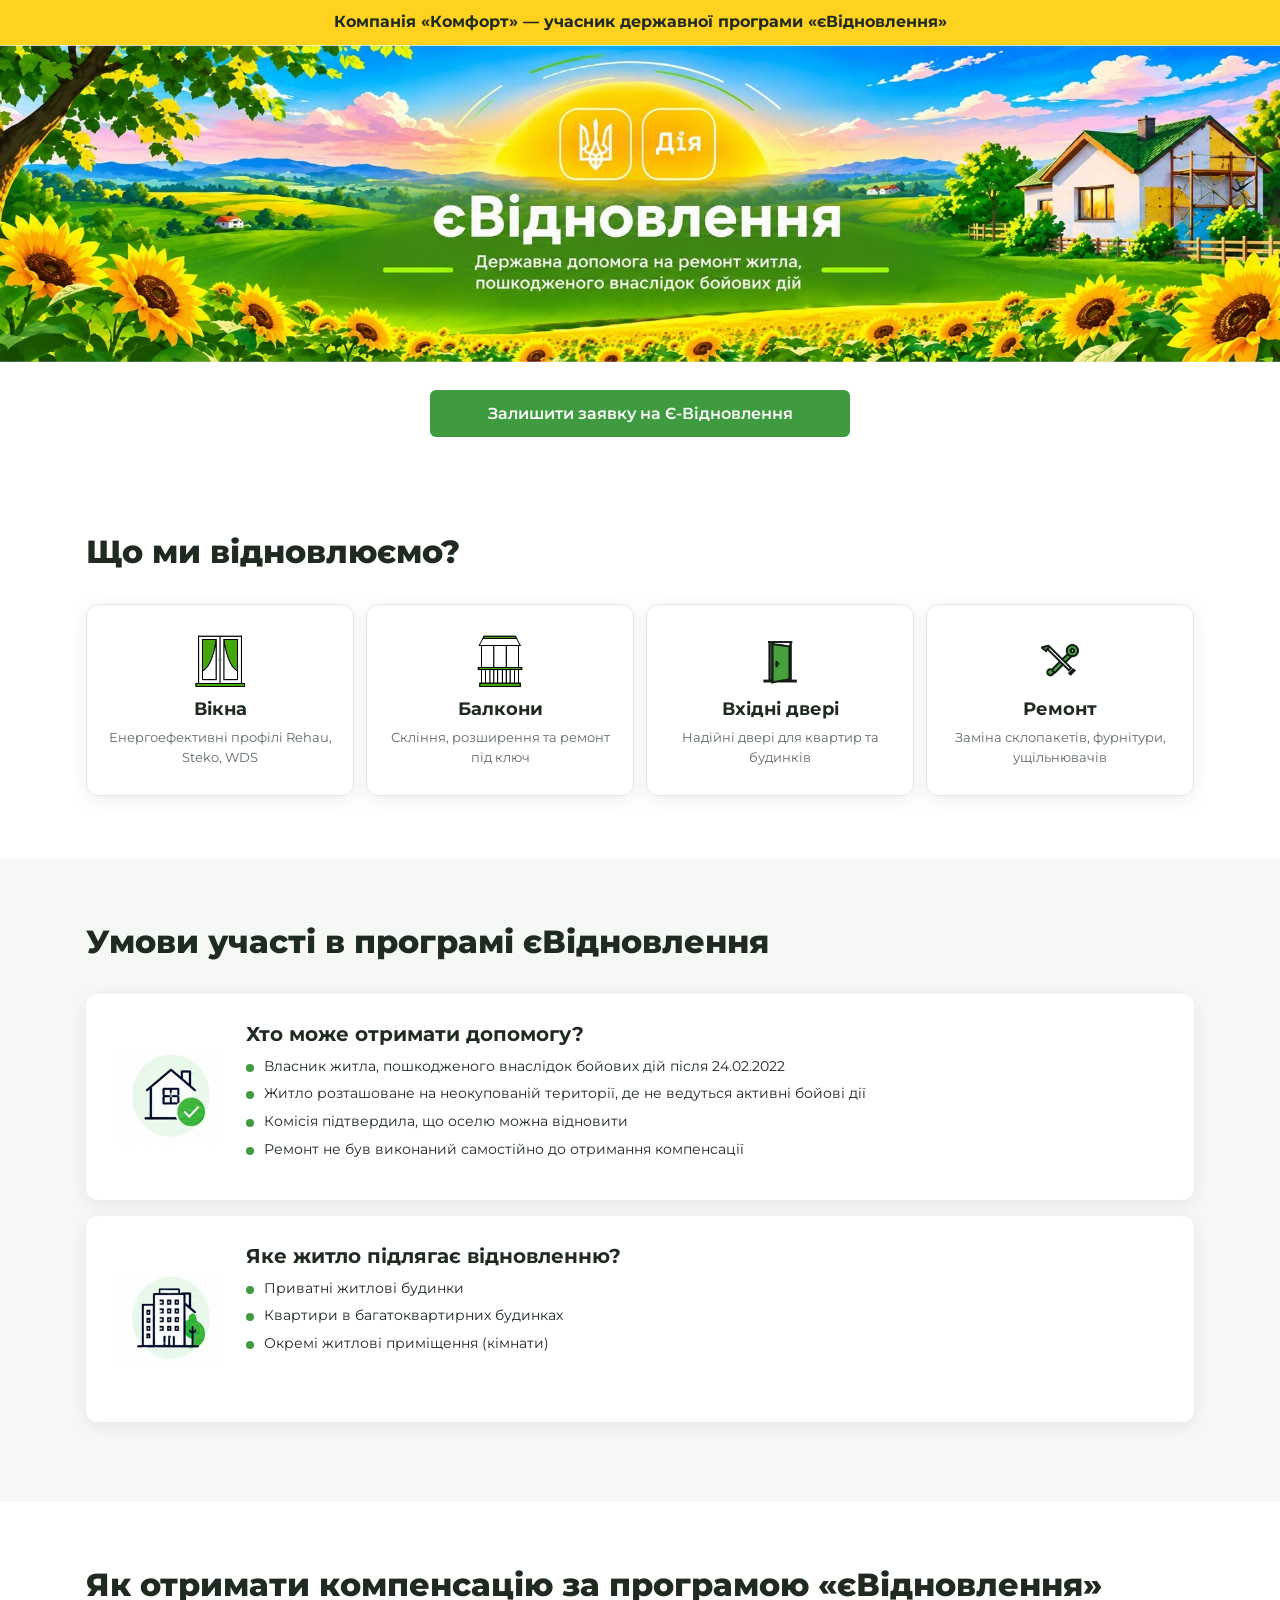
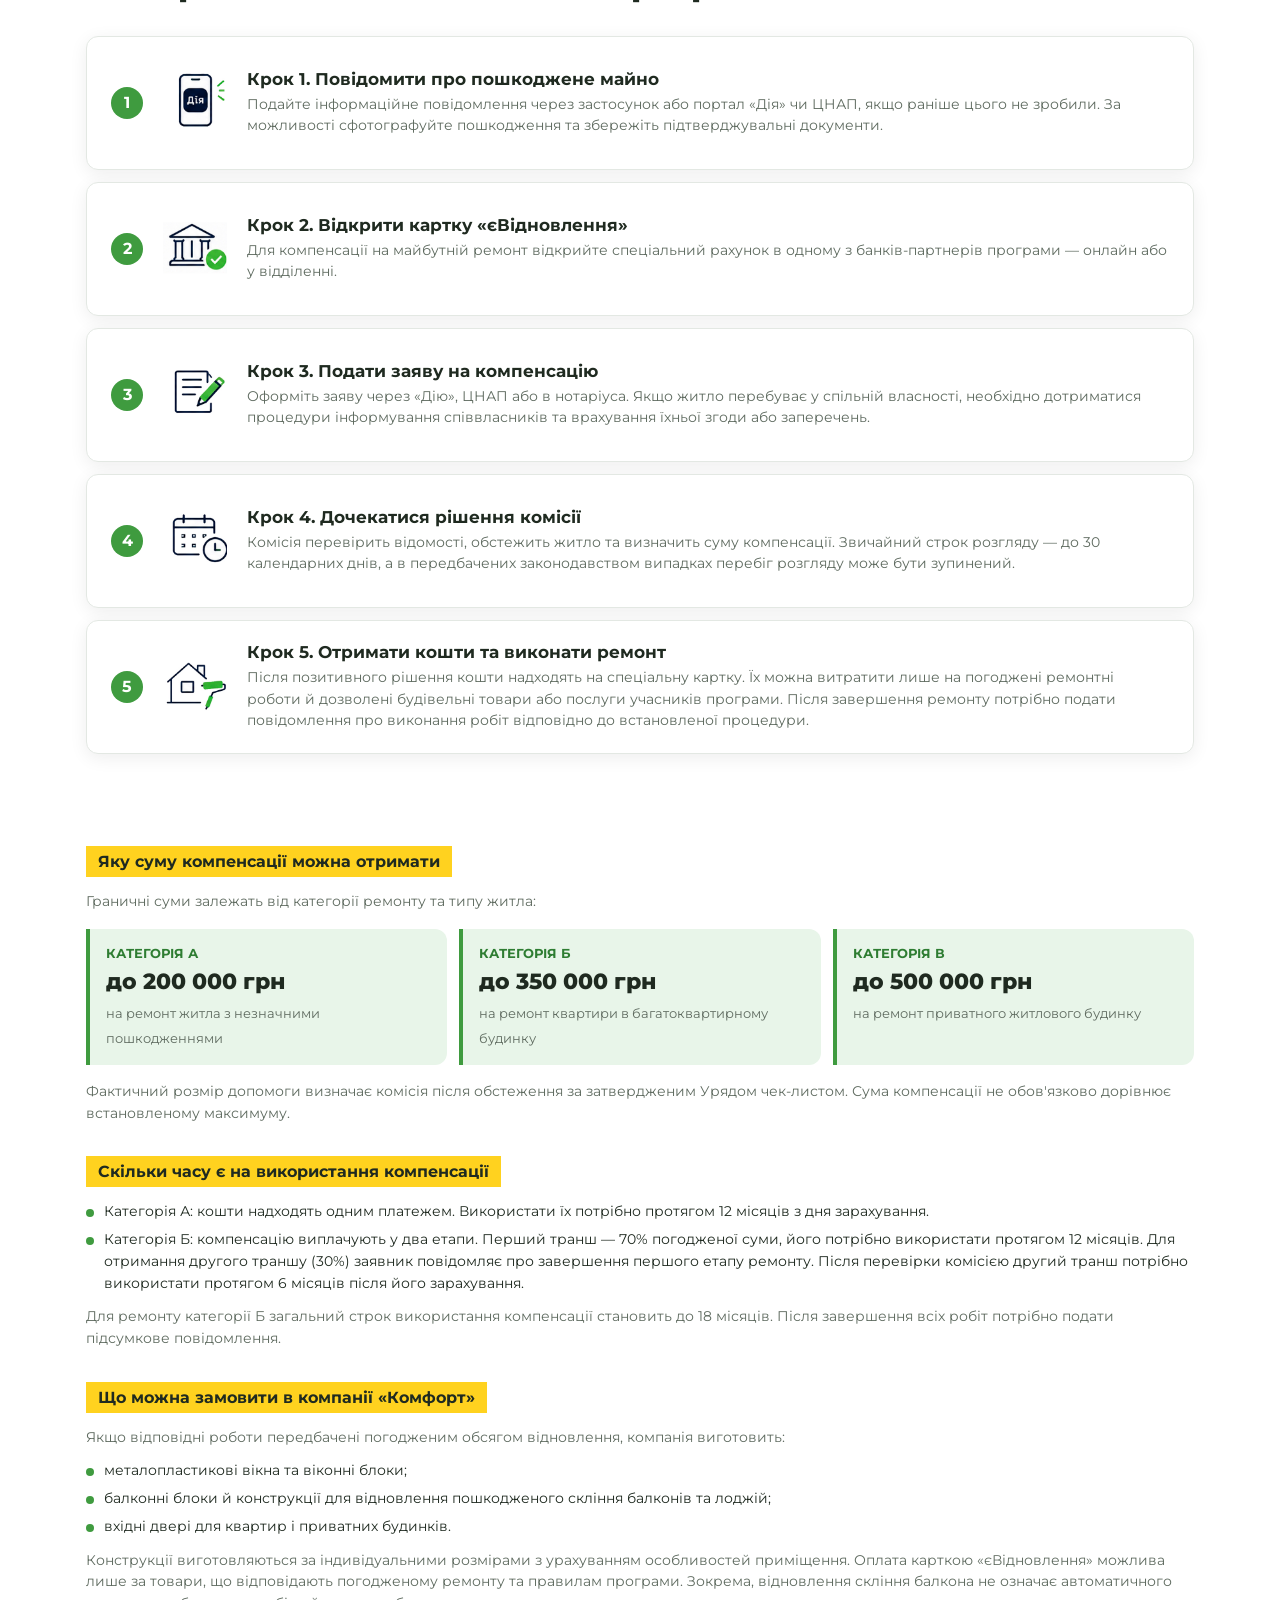
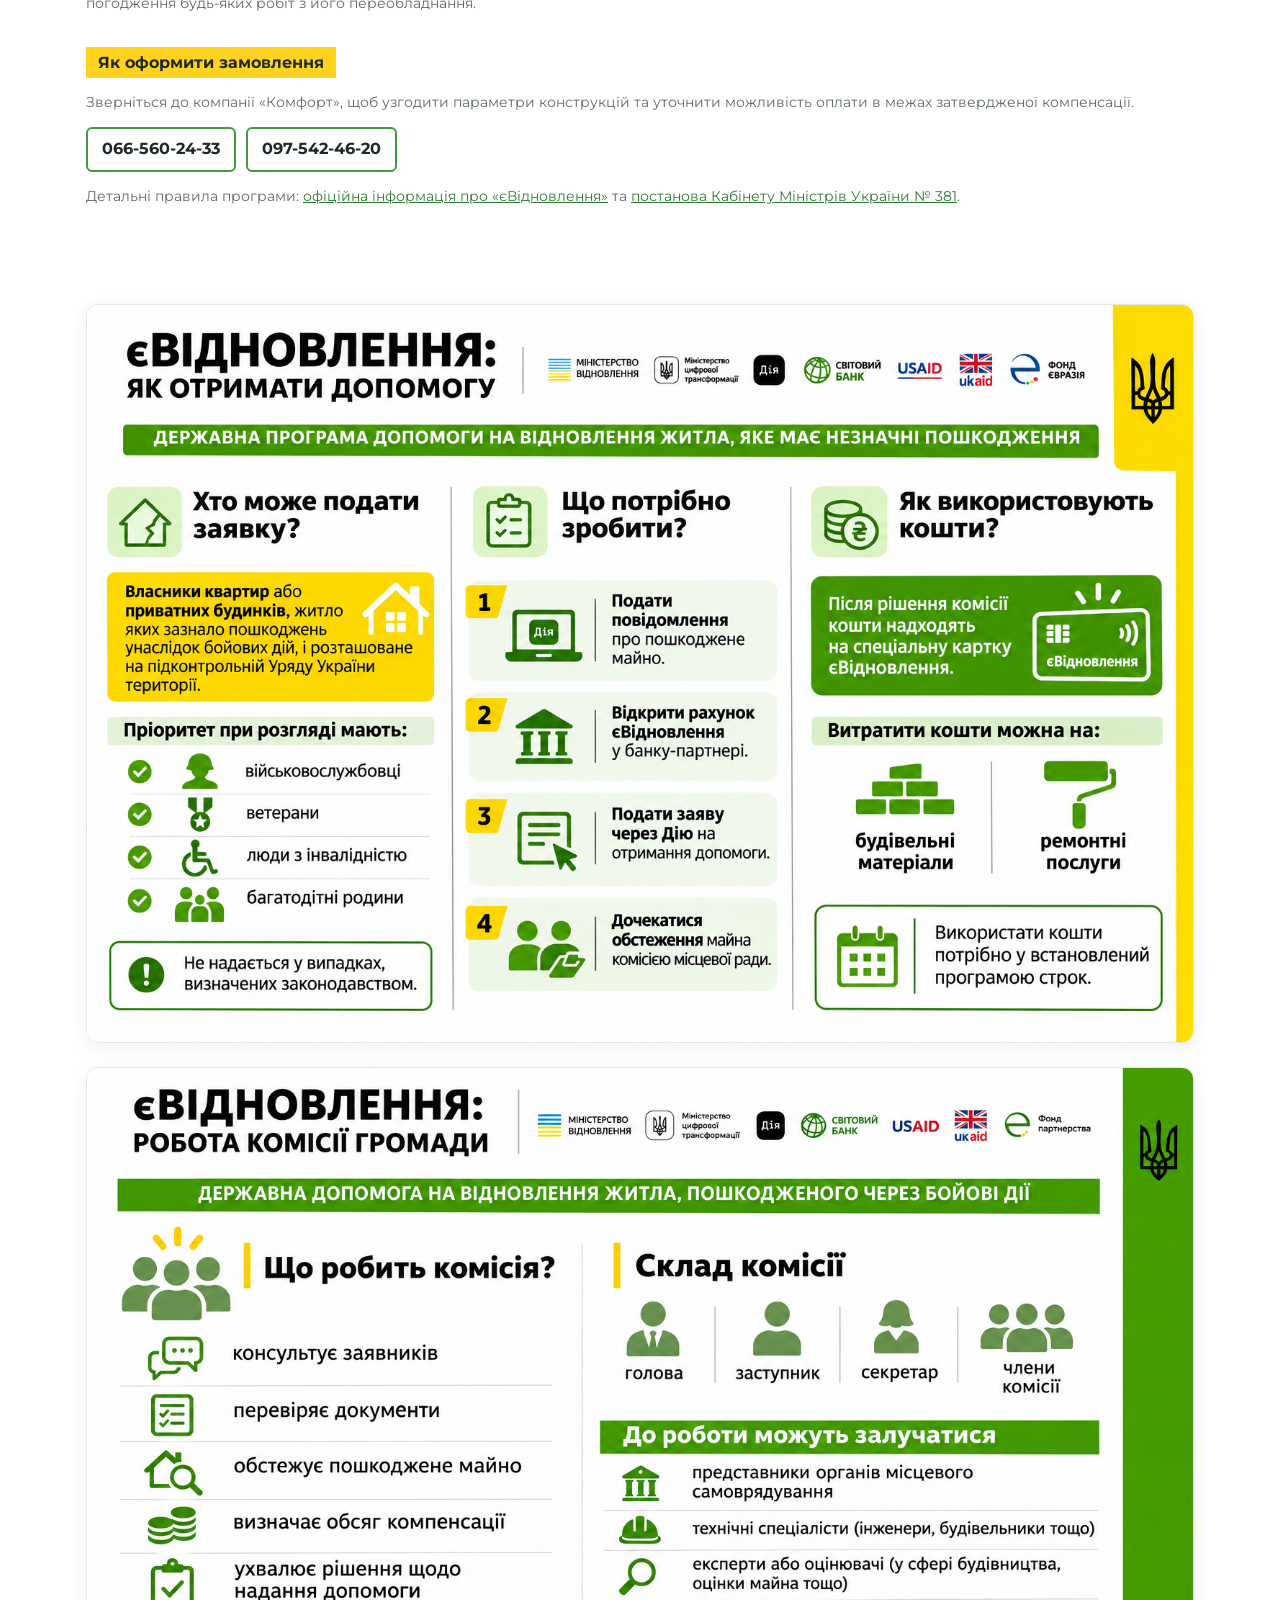
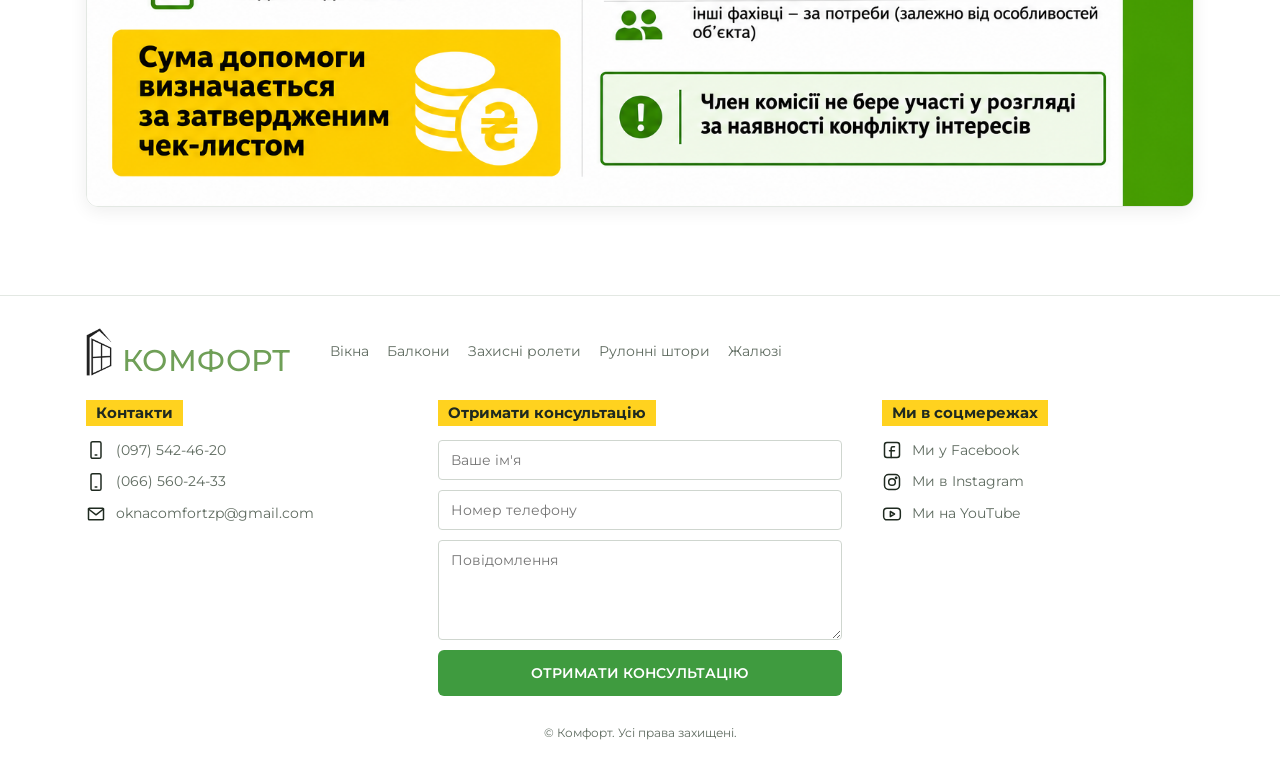
<file: index.html>
<!DOCTYPE html>
<html lang="uk">
<head>
<meta charset="UTF-8">
<meta name="viewport" content="width=device-width, initial-scale=1">
<title>єВідновлення — Компанія «Комфорт»</title>
<meta name="description" content="Компанія «Комфорт» — учасник державної програми «єВідновлення». Вікна, балкони, вхідні двері та ремонт за рахунок компенсації.">

<link rel="preconnect" href="https://fonts.googleapis.com">
<link rel="preconnect" href="https://fonts.gstatic.com" crossorigin>
<link href="https://fonts.googleapis.com/css2?family=Montserrat:wght@400;500;600;700;800&display=swap" rel="stylesheet">
<!-- AOS: анімації при прокрутці -->
<link rel="stylesheet" href="https://unpkg.com/aos@2.3.4/dist/aos.css">

<style>
/* ============ БАЗА ============ */
:root{
  --green:#3f9b3f;
  --green-dark:#2e7d32;
  --green-light:#e8f5e9;
  --yellow:#ffd21f;
  --yellow-soft:#fff6c2;
  --text:#1f2a20;
  --muted:#5f6b60;
  --border:#e3e8e3;
  --bg-soft:#f5f8f5;
  --radius:12px;
  --shadow:0 4px 18px rgba(0,0,0,.07);
  --container:1140px;
}
*,*::before,*::after{box-sizing:border-box}
.sr-only{position:absolute;width:1px;height:1px;padding:0;margin:-1px;overflow:hidden;clip:rect(0,0,0,0);white-space:nowrap;border:0}
html{scroll-behavior:smooth}
body{
  margin:0;
  font-family:"Montserrat",Arial,sans-serif;
  font-size:15px;
  line-height:1.55;
  color:var(--text);
  background:#fff;
}
img{max-width:100%;display:block}
a{color:var(--green-dark)}
h1,h2,h3,h4{margin:0;line-height:1.2}
ul{margin:0;padding:0}
.container{width:100%;max-width:var(--container);margin:0 auto;padding:0 16px}
section{padding:48px 0}
.section-title{font-size:24px;font-weight:800;margin-bottom:24px}
.btn{
  display:inline-block;
  background:var(--green);
  color:#fff;
  font-weight:600;
  text-decoration:none;
  padding:14px 28px;
  border:0;
  border-radius:6px;
  cursor:pointer;
  font-family:inherit;
  font-size:16px;
  transition:background .2s,transform .2s;
}
.btn:hover{background:var(--green-dark);transform:translateY(-2px)}
.icon{width:48px;height:48px;stroke:var(--green-dark);fill:none;stroke-width:1.8;stroke-linecap:round;stroke-linejoin:round}

/* ============ ВЕРХНЯ ПЛАШКА ============ */
.topbar{
  background:var(--yellow);
  text-align:center;
  font-weight:700;
  font-size:14px;
  padding:10px 16px;
}

/* ============ HERO ============ */
.hero{padding:0 0 32px}
.hero__banner{
  display:block;
  overflow:hidden;
}
.hero__banner img{width:100%;height:auto;display:block}
.hero__cta{text-align:center;margin-top:28px}
.hero__cta .btn{width:100%;max-width:420px}

/* ============ ЩО МИ ВІДНОВЛЮЄМО ============ */
.services{display:grid;grid-template-columns:repeat(2,1fr);gap:12px}
.service{
  background:#fff;
  border:1px solid var(--border);
  border-radius:var(--radius);
  box-shadow:var(--shadow);
  padding:20px 12px;
  text-align:center;
  transition:transform .2s,box-shadow .2s;
}
.service:hover{transform:translateY(-4px);box-shadow:0 8px 24px rgba(0,0,0,.1)}
.service .icon{width:56px;height:56px;margin:0 auto 10px}
.service .svc-icon{width:56px;height:56px;margin:0 auto 10px;display:block;object-fit:contain}
.service h3{font-size:16px;font-weight:700;margin-bottom:6px}
.service p{margin:0;font-size:12px;color:var(--muted)}

/* ============ УМОВИ УЧАСТІ ============ */
.conditions{background:var(--bg-soft)}
.cond-card{
  display:flex;
  gap:16px;
  background:#fff;
  border-radius:var(--radius);
  box-shadow:var(--shadow);
  padding:20px;
  margin-bottom:16px;
}
.cond-card__icon{
  flex:0 0 76px;
  display:flex;align-items:flex-start;justify-content:center;
}
.cond-card__icon img{width:76px;height:auto;display:block}
.cond-card h3{font-size:17px;font-weight:700;margin-bottom:10px}
.list-dot{list-style:none}
.list-dot li{position:relative;padding-left:18px;margin-bottom:6px;font-size:14px}
.list-dot li::before{
  content:"";position:absolute;left:0;top:8px;
  width:8px;height:8px;border-radius:50%;background:var(--green);
}

/* ============ КРОКИ ============ */
.steps{counter-reset:step}
.step{
  display:flex;align-items:flex-start;gap:14px;
  background:#fff;
  border:1px solid var(--border);
  border-radius:var(--radius);
  box-shadow:var(--shadow);
  padding:16px;
  margin-bottom:12px;
}
.step__num{
  flex:0 0 32px;height:32px;border-radius:50%;
  background:var(--green);color:#fff;font-weight:700;
  display:flex;align-items:center;justify-content:center;
}
.step__icon{display:none}
.step h3{font-size:15px;font-weight:700;margin-bottom:4px}
.step p{margin:0;font-size:13px;color:var(--muted)}

/* ============ ІНФО-БЛОКИ (суми, строки, замовлення) ============ */
.info{padding-top:16px}
.info-block{margin-bottom:32px}
.info-block h3{
  display:inline-block;
  background:var(--yellow);
  font-size:16px;font-weight:700;
  padding:6px 12px;
  margin-bottom:14px;
}
.info-block p{margin:0 0 12px;font-size:14px;color:var(--muted)}
.info-block ul{margin:0 0 12px}
.info-block .list-dot li{color:var(--text)}
.amounts{display:grid;gap:12px;margin:16px 0}
.amount{
  border-left:4px solid var(--green);
  background:var(--green-light);
  border-radius:0 var(--radius) var(--radius) 0;
  padding:14px 16px;
}
.amount b{display:block;font-size:13px;color:var(--green-dark);text-transform:uppercase}
.amount strong{display:block;font-size:22px;font-weight:800;margin:2px 0}
.amount span{font-size:13px;color:var(--muted)}
.phones{display:flex;flex-wrap:wrap;gap:10px;margin:14px 0}
.phones a{
  text-decoration:none;font-weight:700;color:var(--text);
  border:2px solid var(--green);border-radius:6px;padding:8px 14px;
}
.phones a:hover{background:var(--green);color:#fff}

/* ============ ІНФОГРАФІКИ (зображення узгодженого дизайну) ============ */
.ig-img{
  margin:0 0 24px;
  border-radius:var(--radius);
  overflow:hidden;
  box-shadow:var(--shadow);
  border:1px solid var(--border);
}
.ig-img img{width:100%;height:auto;display:block}

/* ============ ФУТЕР ============ */
.footer{border-top:1px solid var(--border);padding:32px 0 24px;background:#fff}
.footer__top{display:flex;flex-direction:column;gap:16px;margin-bottom:24px}
.logo{display:flex;align-items:flex-end;gap:10px;text-decoration:none;color:#6f9f57;font-size:30px;font-weight:500;letter-spacing:.5px;line-height:1}
.logo__icon{width:auto;height:48px}
.footer__nav{display:flex;flex-wrap:wrap;gap:8px 18px}
.footer__nav a{text-decoration:none;color:var(--muted);font-size:14px}
.footer__nav a:hover{color:var(--green-dark)}
.footer__grid{display:grid;gap:28px}
.footer h4{
  display:inline-block;background:var(--yellow);
  font-size:15px;padding:4px 10px;margin-bottom:14px;
}
.contacts{list-style:none}
.contacts li{margin-bottom:10px}
.contacts a{display:flex;align-items:center;gap:10px;text-decoration:none;color:var(--muted);font-size:14px}
.contacts .icon{width:20px;height:20px;stroke:var(--text)}
.form{display:grid;gap:10px}
.form input,.form textarea{
  width:100%;font-family:inherit;font-size:14px;
  border:1px solid #cfd6cf;border-radius:4px;padding:10px 12px;
}
.form input:focus,.form textarea:focus{outline:2px solid var(--green);border-color:transparent}
.form textarea{min-height:100px;resize:vertical}
.form .btn{text-transform:uppercase;font-size:14px}
.copy{text-align:center;color:var(--muted);font-size:12px;margin-top:28px}

/* ============ ПЛАНШЕТ ≥ 640 ============ */
@media (min-width:640px){
  .services{grid-template-columns:repeat(4,1fr)}
  .amounts{grid-template-columns:repeat(3,1fr)}
  .footer__grid{grid-template-columns:1fr 1fr}
}

/* ============ ДЕСКТОП ≥ 992 ============ */
@media (min-width:992px){
  body{font-size:16px}
  section{padding:64px 0}
  .section-title{font-size:32px;margin-bottom:32px}
  .topbar{font-size:16px}
  .service{padding:28px 16px}
  .service h3{font-size:18px}
  .service p{font-size:13px}
  .cond-card{padding:28px 32px;gap:28px}
  .cond-card__icon{flex-basis:100px}
  .cond-card__icon img{width:100px}
  .cond-card h3{font-size:20px}
  .step{align-items:center;padding:18px 24px;gap:20px}
  .step__icon{display:block;flex:0 0 64px}
  .step__icon img{width:64px}
  .step h3{font-size:17px}
  .step p{font-size:14px}
  .footer__top{flex-direction:row;align-items:center;gap:40px}
  .footer__grid{grid-template-columns:1fr 1.3fr 1fr;gap:40px}
}

/* ============ МОДАЛЬНЕ ВІКНО (консультація) ============ */
.modal{position:fixed;inset:0;z-index:1000;display:none;align-items:center;justify-content:center;padding:16px}
.modal.open{display:flex}
.modal__overlay{position:absolute;inset:0;background:rgba(15,30,15,.55)}
.modal__card{
  position:relative;background:#fff;border-radius:var(--radius);
  box-shadow:0 20px 60px rgba(0,0,0,.3);
  width:100%;max-width:420px;padding:28px 24px;
  animation:modalIn .25s ease-out;
}
@keyframes modalIn{from{opacity:0;transform:translateY(16px)}to{opacity:1;transform:none}}
.modal__close{
  position:absolute;top:8px;right:8px;width:38px;height:38px;
  border:0;background:transparent;font-size:26px;line-height:1;
  color:var(--muted);cursor:pointer;border-radius:8px;
}
.modal__close:hover{background:var(--bg-soft);color:var(--text)}
.modal__title{font-size:20px;font-weight:800;margin-bottom:6px;padding-right:28px}
.modal__text{font-size:13px;color:var(--muted);margin:0 0 16px}

/* Пульсація головної кнопки */
.hero__cta .btn{animation:pulse 2.4s ease-in-out 1.5s infinite}
@keyframes pulse{
  0%,100%{box-shadow:0 0 0 0 rgba(63,155,63,.45)}
  50%{box-shadow:0 0 0 12px rgba(63,155,63,0)}
}
/* Не даємо AOS створювати горизонтальний скрол на мобільному */
html{overflow-x:hidden}
@supports (overflow:clip){html,body{overflow-x:clip}}

/* Повага до налаштувань «менше анімацій» */
@media (prefers-reduced-motion:reduce){
  *{transition:none!important;animation:none!important}
  html{scroll-behavior:auto}
}
</style>
</head>
<body>

<!-- ================= ВЕРХНЯ ПЛАШКА ================= -->
<div class="topbar" data-aos="fade-down">Компанія «Комфорт» — учасник державної програми «єВідновлення»</div>

<!-- ================= HERO ================= -->
<header class="hero">
  <h1 class="sr-only">єВідновлення — державна допомога на ремонт житла від компанії «Комфорт»</h1>
  <div class="hero__banner" data-aos="zoom-in">
    <img src="images/hero.jpg" alt="єВідновлення — державна допомога на ремонт житла, пошкодженого внаслідок бойових дій">
  </div>
  <div class="container">
    <div class="hero__cta" data-aos="zoom-in" data-aos-delay="600">
      <button type="button" class="btn" data-modal-open>Залишити заявку на Є-Відновлення</button>
    </div>
  </div>
</header>

<!-- ================= ЩО МИ ВІДНОВЛЮЄМО ================= -->
<section id="services">
  <div class="container">
    <h2 class="section-title" data-aos="fade-up">Що ми відновлюємо?</h2>
    <div class="services">
      <div class="service" data-aos="flip-left" data-aos-delay="0">
        <img class="svc-icon" src="images/svc-vikna.png" alt="" aria-hidden="true">
        <h3>Вікна</h3>
        <p>Енергоефективні профілі Rehau, Steko, WDS</p>
      </div>
      <div class="service" data-aos="flip-left" data-aos-delay="100">
        <img class="svc-icon" src="images/svc-balkon.png" alt="" aria-hidden="true">
        <h3>Балкони</h3>
        <p>Скління, розширення та ремонт під ключ</p>
      </div>
      <div class="service" data-aos="flip-left" data-aos-delay="200">
        <img class="svc-icon" src="images/svc-dveri.png" alt="" aria-hidden="true">
        <h3>Вхідні двері</h3>
        <p>Надійні двері для квартир та будинків</p>
      </div>
      <div class="service" data-aos="flip-left" data-aos-delay="300">
        <img class="svc-icon" src="images/svc-remont.png" alt="" aria-hidden="true">
        <h3>Ремонт</h3>
        <p>Заміна склопакетів, фурнітури, ущільнювачів</p>
      </div>
    </div>
  </div>
</section>

<!-- ================= УМОВИ УЧАСТІ ================= -->
<section class="conditions" id="conditions">
  <div class="container">
    <h2 class="section-title" data-aos="fade-up">Умови участі в програмі єВідновлення</h2>

    <div class="cond-card" data-aos="fade-right">
      <div class="cond-card__icon" data-aos="zoom-in" data-aos-delay="200">
        <img src="images/1.1umovy.jpg" alt="" aria-hidden="true">
      </div>
      <div>
        <h3>Хто може отримати допомогу?</h3>
        <ul class="list-dot">
          <li>Власник житла, пошкодженого внаслідок бойових дій після 24.02.2022</li>
          <li>Житло розташоване на неокупованій території, де не ведуться активні бойові дії</li>
          <li>Комісія підтвердила, що оселю можна відновити</li>
          <li>Ремонт не був виконаний самостійно до отримання компенсації</li>
        </ul>
      </div>
    </div>

    <div class="cond-card" data-aos="fade-left">
      <div class="cond-card__icon" data-aos="zoom-in" data-aos-delay="200">
        <img src="images/1.2umovy.jpg" alt="" aria-hidden="true">
      </div>
      <div>
        <h3>Яке житло підлягає відновленню?</h3>
        <ul class="list-dot">
          <li>Приватні житлові будинки</li>
          <li>Квартири в багатоквартирних будинках</li>
          <li>Окремі житлові приміщення (кімнати)</li>
        </ul>
      </div>
    </div>
  </div>
</section>

<!-- ================= ЯК ОТРИМАТИ КОМПЕНСАЦІЮ ================= -->
<section id="steps">
  <div class="container">
    <h2 class="section-title" data-aos="fade-up">Як отримати компенсацію за програмою «єВідновлення»</h2>

    <div class="steps">
      <div class="step" data-aos="fade-right" data-aos-delay="0">
        <div class="step__num" data-aos="zoom-in" data-aos-delay="250">1</div>
        <div class="step__icon"><img src="images/1yak_otrymaty.jpg" alt="" aria-hidden="true"></div>
        <div>
          <h3>Крок 1. Повідомити про пошкоджене майно</h3>
          <p>Подайте інформаційне повідомлення через застосунок або портал «Дія» чи ЦНАП, якщо раніше цього не зробили. За можливості сфотографуйте пошкодження та збережіть підтверджувальні документи.</p>
        </div>
      </div>

      <div class="step" data-aos="fade-left" data-aos-delay="80">
        <div class="step__num" data-aos="zoom-in" data-aos-delay="250">2</div>
        <div class="step__icon"><img src="images/2yak_otrymaty.jpg" alt="" aria-hidden="true"></div>
        <div>
          <h3>Крок 2. Відкрити картку «єВідновлення»</h3>
          <p>Для компенсації на майбутній ремонт відкрийте спеціальний рахунок в одному з банків-партнерів програми — онлайн або у відділенні.</p>
        </div>
      </div>

      <div class="step" data-aos="fade-right" data-aos-delay="160">
        <div class="step__num" data-aos="zoom-in" data-aos-delay="250">3</div>
        <div class="step__icon"><img src="images/3yak_otrymaty.jpg" alt="" aria-hidden="true"></div>
        <div>
          <h3>Крок 3. Подати заяву на компенсацію</h3>
          <p>Оформіть заяву через «Дію», ЦНАП або в нотаріуса. Якщо житло перебуває у спільній власності, необхідно дотриматися процедури інформування співвласників та врахування їхньої згоди або заперечень.</p>
        </div>
      </div>

      <div class="step" data-aos="fade-left" data-aos-delay="240">
        <div class="step__num" data-aos="zoom-in" data-aos-delay="250">4</div>
        <div class="step__icon"><img src="images/4yak_otrymaty.jpg" alt="" aria-hidden="true"></div>
        <div>
          <h3>Крок 4. Дочекатися рішення комісії</h3>
          <p>Комісія перевірить відомості, обстежить житло та визначить суму компенсації. Звичайний строк розгляду — до 30 календарних днів, а в передбачених законодавством випадках перебіг розгляду може бути зупинений.</p>
        </div>
      </div>

      <div class="step" data-aos="fade-right" data-aos-delay="320">
        <div class="step__num" data-aos="zoom-in" data-aos-delay="250">5</div>
        <div class="step__icon"><img src="images/5yak_otrymaty.jpg" alt="" aria-hidden="true"></div>
        <div>
          <h3>Крок 5. Отримати кошти та виконати ремонт</h3>
          <p>Після позитивного рішення кошти надходять на спеціальну картку. Їх можна витратити лише на погоджені ремонтні роботи й дозволені будівельні товари або послуги учасників програми. Після завершення ремонту потрібно подати повідомлення про виконання робіт відповідно до встановленої процедури.</p>
        </div>
      </div>
    </div>
  </div>
</section>

<!-- ================= СУМИ, СТРОКИ, ЗАМОВЛЕННЯ ================= -->
<section class="info" id="order">
  <div class="container">

    <div class="info-block" data-aos="fade-up">
      <h3>Яку суму компенсації можна отримати</h3>
      <p>Граничні суми залежать від категорії ремонту та типу житла:</p>
      <div class="amounts">
        <div class="amount" data-aos="fade-up" data-aos-delay="0"><b>Категорія А</b><strong>до 200 000 грн</strong><span>на ремонт житла з незначними пошкодженнями</span></div>
        <div class="amount" data-aos="fade-up" data-aos-delay="150"><b>Категорія Б</b><strong>до 350 000 грн</strong><span>на ремонт квартири в багатоквартирному будинку</span></div>
        <div class="amount" data-aos="fade-up" data-aos-delay="300"><b>Категорія В</b><strong>до 500 000 грн</strong><span>на ремонт приватного житлового будинку</span></div>
      </div>
      <p>Фактичний розмір допомоги визначає комісія після обстеження за затвердженим Урядом чек-листом. Сума компенсації не обов'язково дорівнює встановленому максимуму.</p>
    </div>

    <div class="info-block" data-aos="fade-up">
      <h3>Скільки часу є на використання компенсації</h3>
      <ul class="list-dot">
        <li>Категорія А: кошти надходять одним платежем. Використати їх потрібно протягом 12 місяців з дня зарахування.</li>
        <li>Категорія Б: компенсацію виплачують у два етапи. Перший транш — 70% погодженої суми, його потрібно використати протягом 12 місяців. Для отримання другого траншу (30%) заявник повідомляє про завершення першого етапу ремонту. Після перевірки комісією другий транш потрібно використати протягом 6 місяців після його зарахування.</li>
      </ul>
      <p>Для ремонту категорії Б загальний строк використання компенсації становить до 18 місяців. Після завершення всіх робіт потрібно подати підсумкове повідомлення.</p>
    </div>

    <div class="info-block" data-aos="fade-up">
      <h3>Що можна замовити в компанії «Комфорт»</h3>
      <p>Якщо відповідні роботи передбачені погодженим обсягом відновлення, компанія виготовить:</p>
      <ul class="list-dot">
        <li>металопластикові вікна та віконні блоки;</li>
        <li>балконні блоки й конструкції для відновлення пошкодженого скління балконів та лоджій;</li>
        <li>вхідні двері для квартир і приватних будинків.</li>
      </ul>
      <p>Конструкції виготовляються за індивідуальними розмірами з урахуванням особливостей приміщення. Оплата карткою «єВідновлення» можлива лише за товари, що відповідають погодженому ремонту та правилам програми. Зокрема, відновлення скління балкона не означає автоматичного погодження будь-яких робіт з його переобладнання.</p>
    </div>

    <div class="info-block" data-aos="fade-up">
      <h3>Як оформити замовлення</h3>
      <p>Зверніться до компанії «Комфорт», щоб узгодити параметри конструкцій та уточнити можливість оплати в межах затвердженої компенсації.</p>
      <div class="phones">
        <a href="tel:+380665602433" data-aos="zoom-in">066-560-24-33</a>
        <a href="tel:+380975424620" data-aos="zoom-in" data-aos-delay="150">097-542-46-20</a>
      </div>
      <p>Детальні правила програми: <a href="https://erecovery.diia.gov.ua/" target="_blank" rel="noopener">офіційна інформація про «єВідновлення»</a> та <a href="#" target="_blank" rel="noopener"><!-- TODO: вставити посилання на постанову --> постанова Кабінету Міністрів України № 381</a>.</p>
    </div>
  </div>
</section>

<!-- ================= ІНФОГРАФІКИ (узгоджений дизайн) ================= -->
<section style="padding-top:0">
  <div class="container">
    <figure class="ig-img" data-aos="fade-up">
      <img src="images/ig-dopomoga.png" alt="єВідновлення: як отримати допомогу — хто може подати заяву, що потрібно зробити та як використовують кошти" loading="lazy">
    </figure>
    <figure class="ig-img" data-aos="fade-up">
      <img src="images/ig-komisiya.png" alt="єВідновлення: робота комісії громади — що робить комісія та її склад" loading="lazy">
    </figure>
  </div>
</section>

<!-- ================= ФУТЕР ================= -->
<footer class="footer" id="contacts">
  <div class="container">
    <div class="footer__top" data-aos="fade-up">
      <a href="#" class="logo" aria-label="Комфорт">
        <img src="images/logo-icon.png" alt="" width="43" height="80" class="logo__icon">
        <span>КОМФОРТ</span>
      </a>
      <nav class="footer__nav">
        <a href="#">Вікна</a>
        <a href="#">Балкони</a>
        <a href="#">Захисні ролети</a>
        <a href="#">Рулонні штори</a>
        <a href="#">Жалюзі</a>
      </nav>
    </div>

    <div class="footer__grid">
      <div data-aos="fade-up" data-aos-delay="0">
        <h4>Контакти</h4>
        <ul class="contacts">
          <li><a href="tel:+380975424620"><svg class="icon" viewBox="0 0 24 24"><rect x="6" y="2" width="12" height="20" rx="2"/><line x1="11" y1="18" x2="13" y2="18"/></svg>(097) 542-46-20</a></li>
          <li><a href="tel:+380665602433"><svg class="icon" viewBox="0 0 24 24"><rect x="6" y="2" width="12" height="20" rx="2"/><line x1="11" y1="18" x2="13" y2="18"/></svg>(066) 560-24-33</a></li>
          <li><a href="mailto:oknacomfortzp@gmail.com"><svg class="icon" viewBox="0 0 24 24"><rect x="3" y="5" width="18" height="14" rx="1"/><polyline points="3,6 12,13 21,6"/></svg>oknacomfortzp@gmail.com</a></li>
        </ul>
      </div>

      <div data-aos="fade-up" data-aos-delay="150">
        <h4>Отримати консультацію</h4>
        <!-- action вкажіть свій обробник (PHP-скрипт, Telegram-бот, Formspree тощо) -->
        <form class="form" action="#" method="post">
          <input type="text" name="name" placeholder="Ваше ім'я" required>
          <input type="tel" name="phone" placeholder="Номер телефону" required>
          <textarea name="message" placeholder="Повідомлення"></textarea>
          <button type="submit" class="btn">Отримати консультацію</button>
        </form>
      </div>

      <div data-aos="fade-up" data-aos-delay="300">
        <h4>Ми в соцмережах</h4>
        <ul class="contacts">
          <li><a href="#"><svg class="icon" viewBox="0 0 24 24"><rect x="3" y="3" width="18" height="18" rx="3"/><path d="M15 8 H13 A2 2 0 0 0 11 10 V21 M9 13 H15"/></svg>Ми у Facebook</a></li>
          <li><a href="#"><svg class="icon" viewBox="0 0 24 24"><rect x="3" y="3" width="18" height="18" rx="5"/><circle cx="12" cy="12" r="4"/><circle cx="17" cy="7" r=".8"/></svg>Ми в Instagram</a></li>
          <li><a href="#"><svg class="icon" viewBox="0 0 24 24"><rect x="2" y="5" width="20" height="14" rx="4"/><polygon points="10,9 15,12 10,15"/></svg>Ми на YouTube</a></li>
        </ul>
      </div>
    </div>

    <div class="copy">© Комфорт. Усі права захищені.</div>
  </div>
</footer>

<!-- ================= МОДАЛЬНЕ ВІКНО: КОНСУЛЬТАЦІЯ ================= -->
<div class="modal" id="consult" role="dialog" aria-modal="true" aria-labelledby="consult-title" aria-hidden="true">
  <div class="modal__overlay" data-modal-close></div>
  <div class="modal__card">
    <button type="button" class="modal__close" data-modal-close aria-label="Закрити">&times;</button>
    <h3 class="modal__title" id="consult-title">Отримати консультацію</h3>
    <p class="modal__text">Залиште контакти — ми зателефонуємо та безкоштовно проконсультуємо щодо участі в програмі «єВідновлення».</p>
    <!-- action вкажіть свій обробник (PHP-скрипт, Telegram-бот, Formspree тощо) -->
    <form class="form" action="#" method="post">
      <input type="text" name="name" placeholder="Ваше ім'я" required>
      <input type="tel" name="phone" placeholder="Номер телефону" required>
      <textarea name="message" placeholder="Коротко опишіть ваше питання (необовʼязково)"></textarea>
      <button type="submit" class="btn">Отримати консультацію</button>
    </form>
  </div>
</div>

<script src="https://unpkg.com/aos@2.3.4/dist/aos.js"></script>
<script>
  // Якщо CDN не завантажився — показуємо контент без анімацій
  if (typeof AOS === 'undefined') {
    document.querySelectorAll('[data-aos]').forEach(function (el) { el.removeAttribute('data-aos'); });
  } else
  {
    // На телефоні бічні анімації (виїзд зліва/справа) розширюють сторінку — замінюємо на появу знизу
    if (window.innerWidth < 768) {
      document.querySelectorAll('[data-aos^="fade-left"],[data-aos^="fade-right"],[data-aos^="flip"]').forEach(function (el) {
        el.setAttribute('data-aos', 'fade-up');
      });
    }
  AOS.init({ duration: 700, easing: 'ease-out-cubic', once: true, offset: 60 });
  }
</script>
<script>
  // Модальне вікно «Отримати консультацію»
  (function () {
    var modal = document.getElementById('consult');
    if (!modal) return;
    var lastFocused = null;
    function open() {
      lastFocused = document.activeElement;
      modal.classList.add('open');
      modal.setAttribute('aria-hidden', 'false');
      document.body.style.overflow = 'hidden';
      var field = modal.querySelector('input, textarea, button');
      if (field) field.focus();
    }
    function close() {
      modal.classList.remove('open');
      modal.setAttribute('aria-hidden', 'true');
      document.body.style.overflow = '';
      if (lastFocused) lastFocused.focus();
    }
    document.querySelectorAll('[data-modal-open]').forEach(function (btn) {
      btn.addEventListener('click', function (e) { e.preventDefault(); open(); });
    });
    modal.querySelectorAll('[data-modal-close]').forEach(function (btn) {
      btn.addEventListener('click', close);
    });
    document.addEventListener('keydown', function (e) {
      if (e.key === 'Escape' && modal.classList.contains('open')) close();
    });
  })();
</script>
</body>
</html>
</file>
